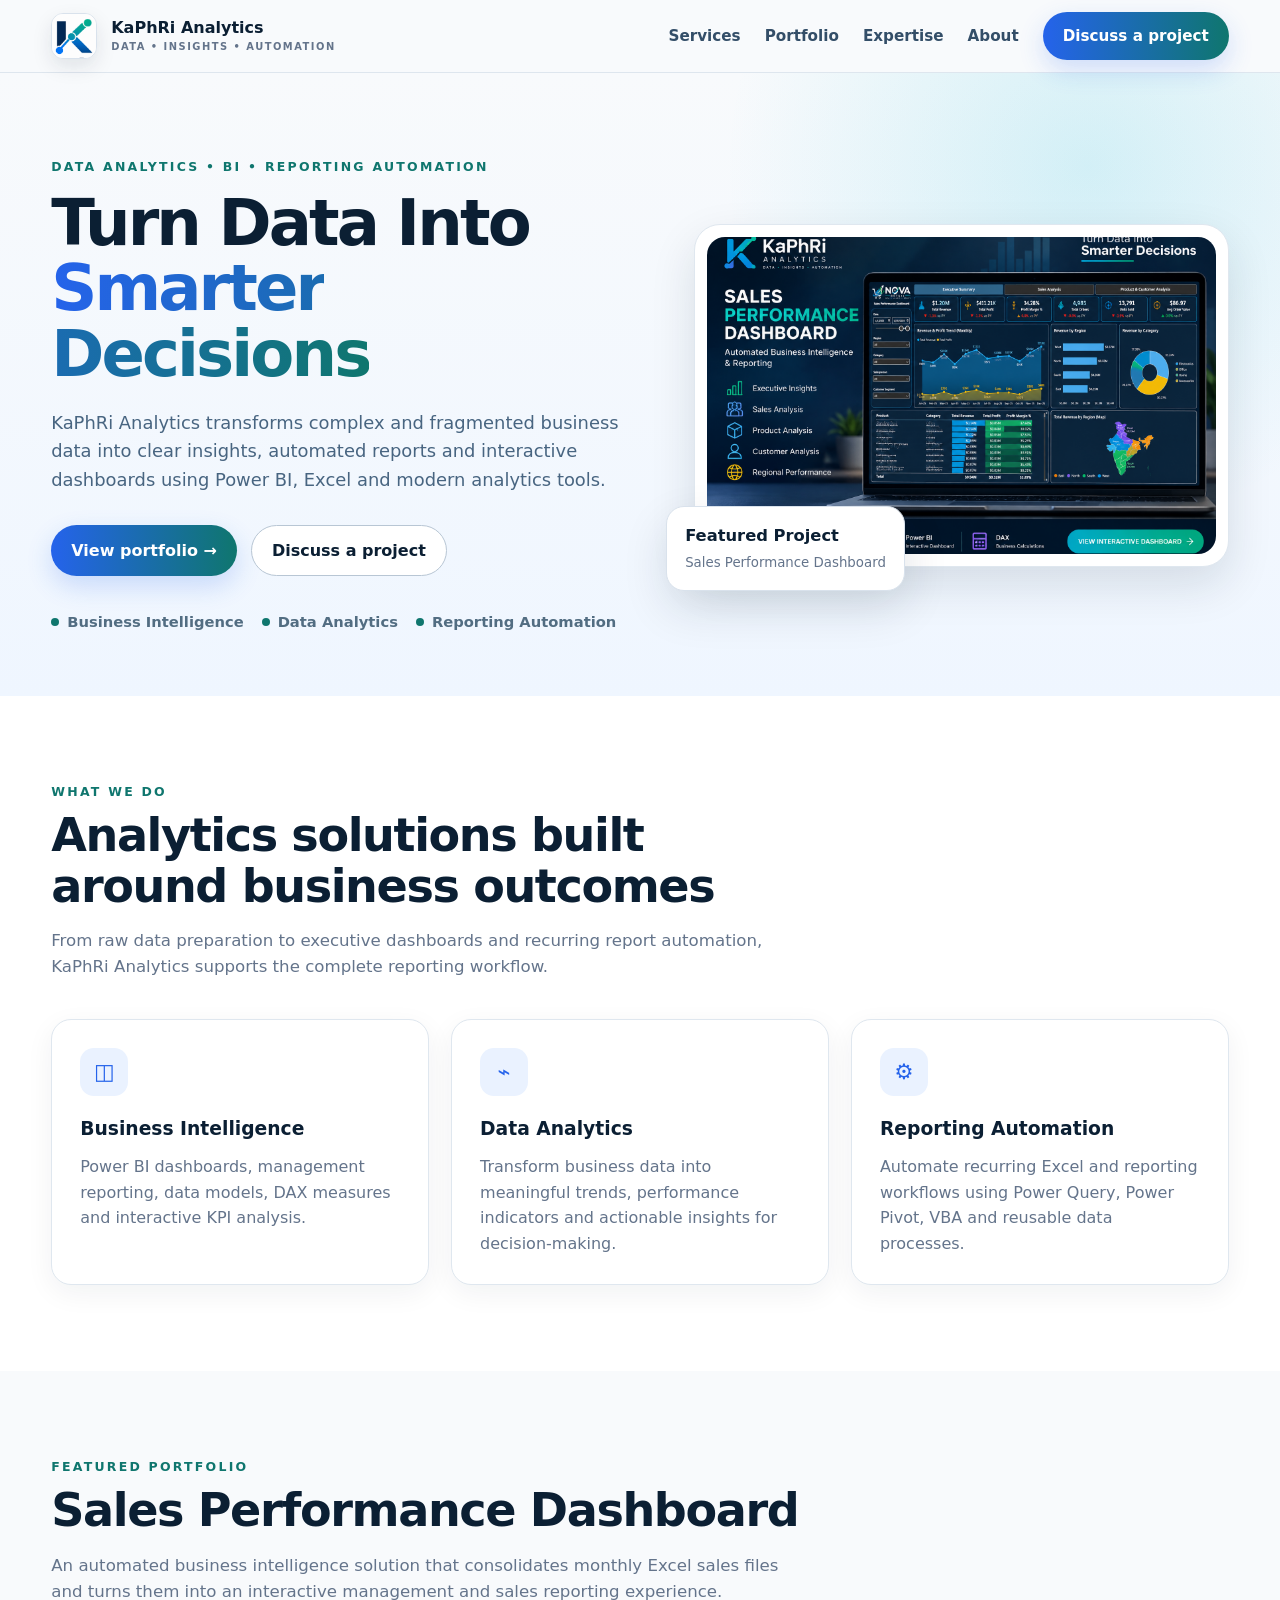
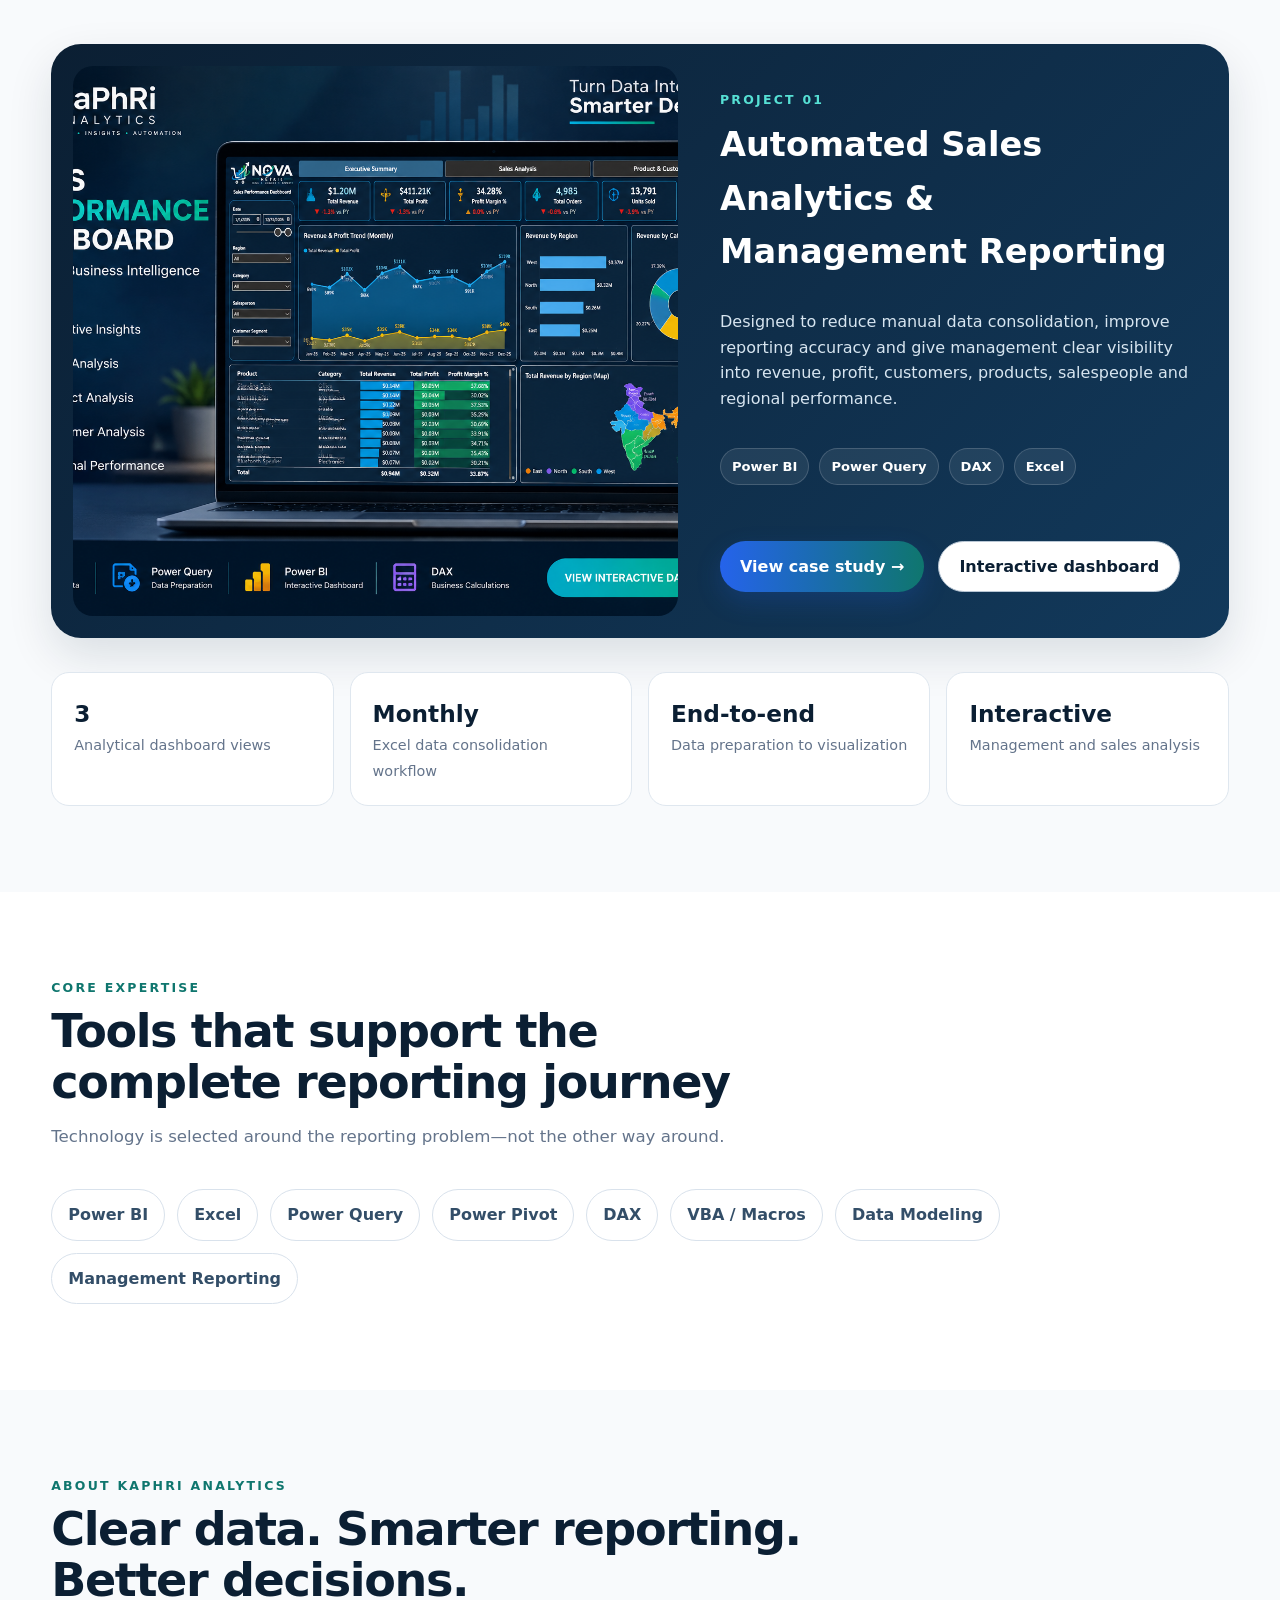
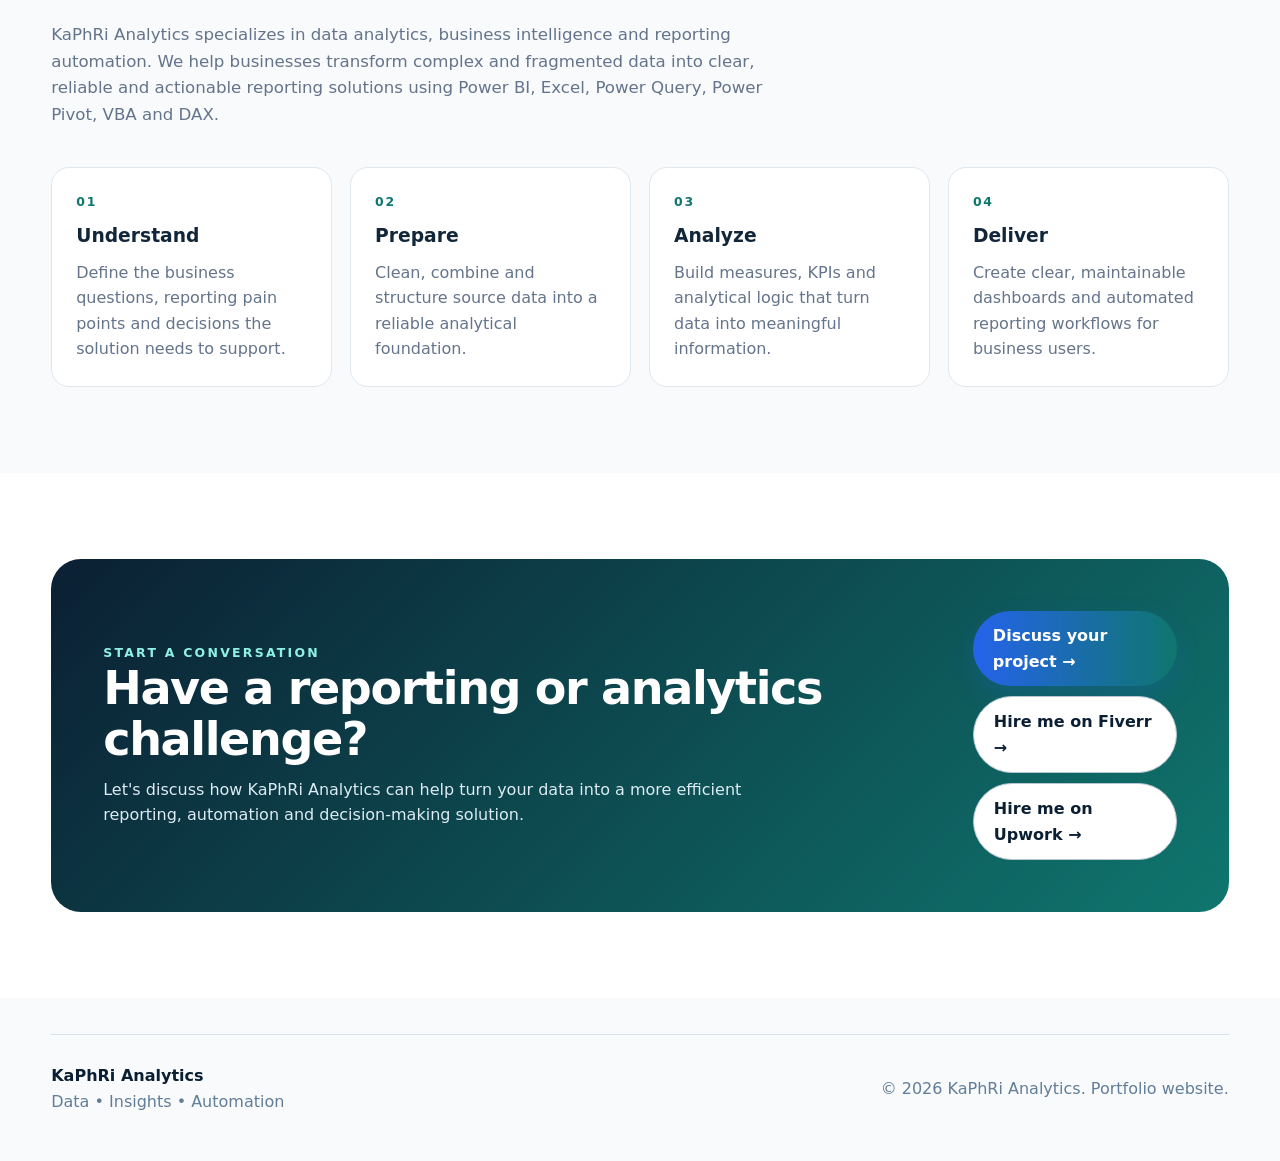
<file: index.html>
<!doctype html>
<html lang="en">
<head>
  <meta charset="utf-8" />
  <meta name="google-site-verification" content="JitlVTqjuvAZ_kAkauqIbHGK9GrYZhSeGsB0Oovsx30" />
  <meta name="viewport" content="width=device-width, initial-scale=1" />
  <title>KaPhRi Analytics | Data • Insights • Automation</title>
  <meta name="description" content="KaPhRi Analytics helps businesses transform data into actionable insights, automated reports and interactive dashboards using Power BI, Excel, Power Query, Power Pivot, VBA and DAX." />
  <link rel="stylesheet" href="styles.css" />
</head>
<body>
  <nav class="nav">
    <div class="container nav-inner">
      <a class="brand" href="#top" aria-label="KaPhRi Analytics home">
        <span class="brand-mark brand-logo"><img src="assets/logo-mark.png" alt="KaPhRi Analytics logo mark" /></span>
        <span class="brand-title">KaPhRi Analytics<small>DATA • INSIGHTS • AUTOMATION</small></span>
      </a>
      <div class="nav-links">
        <a href="#services">Services</a>
        <a href="#portfolio">Portfolio</a>
        <a href="#expertise">Expertise</a>
        <a href="#about">About</a>
        <a class="nav-cta" href="#contact">Discuss a project</a>
      </div>
    </div>
  </nav>

  <main id="top">
    <section class="hero">
      <div class="container hero-grid">
        <div>
          <div class="eyebrow">Data analytics • BI • reporting automation</div>
          <h1>Turn Data Into <span>Smarter Decisions</span></h1>
          <p>KaPhRi Analytics transforms complex and fragmented business data into clear insights, automated reports and interactive dashboards using Power BI, Excel and modern analytics tools.</p>
          <div class="hero-actions">
            <a class="btn-primary" href="#portfolio">View portfolio →</a>
            <a class="btn-secondary" href="#contact">Discuss a project</a>
          </div>
          <div class="trust-row">
            <span><i class="dot"></i> Business Intelligence</span>
            <span><i class="dot"></i> Data Analytics</span>
            <span><i class="dot"></i> Reporting Automation</span>
          </div>
        </div>
        <div class="hero-visual">
          <div class="hero-card"><img src="assets/project-cover.png" alt="Sales Performance Dashboard portfolio project" /></div>
          <div class="float-card"><strong>Featured Project</strong><small>Sales Performance Dashboard</small></div>
        </div>
      </div>
    </section>

    <section class="section alt" id="services">
      <div class="container">
        <div class="section-header">
          <div class="eyebrow">What we do</div>
          <h2>Analytics solutions built around business outcomes</h2>
          <p>From raw data preparation to executive dashboards and recurring report automation, KaPhRi Analytics supports the complete reporting workflow.</p>
        </div>
        <div class="cards">
          <article class="card"><div class="card-icon">◫</div><h3>Business Intelligence</h3><p>Power BI dashboards, management reporting, data models, DAX measures and interactive KPI analysis.</p></article>
          <article class="card"><div class="card-icon">⌁</div><h3>Data Analytics</h3><p>Transform business data into meaningful trends, performance indicators and actionable insights for decision-making.</p></article>
          <article class="card"><div class="card-icon">⚙</div><h3>Reporting Automation</h3><p>Automate recurring Excel and reporting workflows using Power Query, Power Pivot, VBA and reusable data processes.</p></article>
        </div>
      </div>
    </section>

    <section class="section" id="portfolio">
      <div class="container">
        <div class="section-header">
          <div class="eyebrow">Featured portfolio</div>
          <h2>Sales Performance Dashboard</h2>
          <p>An automated business intelligence solution that consolidates monthly Excel sales files and turns them into an interactive management and sales reporting experience.</p>
        </div>
        <div class="feature-project">
          <div><img src="assets/project-cover.png" alt="KaPhRi Analytics Sales Performance Dashboard cover" /></div>
          <div class="feature-copy">
            <div class="eyebrow">Project 01</div>
            <h3>Automated Sales Analytics & Management Reporting</h3>
            <p>Designed to reduce manual data consolidation, improve reporting accuracy and give management clear visibility into revenue, profit, customers, products, salespeople and regional performance.</p>
            <div class="tags"><span class="tag">Power BI</span><span class="tag">Power Query</span><span class="tag">DAX</span><span class="tag">Excel</span></div>
            <div class="hero-actions"><a class="btn-primary" href="project-sales-performance.html">View case study →</a><a class="btn-secondary" target="_blank" rel="noopener" href="https://app.powerbi.com/view?r=eyJrIjoiYWI3Y2IwZGUtZmM3NC00ZGI1LWI2NGYtMjZmM2FjNDhiZTBmIiwidCI6ImU0ZDZlM2M3LWM2NzMtNGUxMS1hOTYyLTMzMGZhODMxYTFhMCJ9">Interactive dashboard</a></div>
          </div>
        </div>
        <div class="stats">
          <div class="stat"><strong>3</strong><span>Analytical dashboard views</span></div>
          <div class="stat"><strong>Monthly</strong><span>Excel data consolidation workflow</span></div>
          <div class="stat"><strong>End-to-end</strong><span>Data preparation to visualization</span></div>
          <div class="stat"><strong>Interactive</strong><span>Management and sales analysis</span></div>
        </div>
      </div>
    </section>

    <section class="section alt" id="expertise">
      <div class="container">
        <div class="section-header"><div class="eyebrow">Core expertise</div><h2>Tools that support the complete reporting journey</h2><p>Technology is selected around the reporting problem—not the other way around.</p></div>
        <div class="tech-grid"><span class="tech-pill">Power BI</span><span class="tech-pill">Excel</span><span class="tech-pill">Power Query</span><span class="tech-pill">Power Pivot</span><span class="tech-pill">DAX</span><span class="tech-pill">VBA / Macros</span><span class="tech-pill">Data Modeling</span><span class="tech-pill">Management Reporting</span></div>
      </div>
    </section>

    <section class="section" id="about">
      <div class="container">
        <div class="section-header"><div class="eyebrow">About KaPhRi Analytics</div><h2>Clear data. Smarter reporting. Better decisions.</h2><p>KaPhRi Analytics specializes in data analytics, business intelligence and reporting automation. We help businesses transform complex and fragmented data into clear, reliable and actionable reporting solutions using Power BI, Excel, Power Query, Power Pivot, VBA and DAX.</p></div>
        <div class="process">
          <div class="step"><div class="step-num">01</div><h3>Understand</h3><p>Define the business questions, reporting pain points and decisions the solution needs to support.</p></div>
          <div class="step"><div class="step-num">02</div><h3>Prepare</h3><p>Clean, combine and structure source data into a reliable analytical foundation.</p></div>
          <div class="step"><div class="step-num">03</div><h3>Analyze</h3><p>Build measures, KPIs and analytical logic that turn data into meaningful information.</p></div>
          <div class="step"><div class="step-num">04</div><h3>Deliver</h3><p>Create clear, maintainable dashboards and automated reporting workflows for business users.</p></div>
        </div>
      </div>
    </section>

    <section class="section alt" id="contact">
      <div class="container">
        <div class="contact-box">
          <div><div class="eyebrow" style="color:#8FF1E6">Start a conversation</div><h2>Have a reporting or analytics challenge?</h2><p>Let's discuss how KaPhRi Analytics can help turn your data into a more efficient reporting, automation and decision-making solution.</p></div>
          <div class="contact-actions"><a class="btn-primary" href="mailto:kaphrianalytics@gmail.com?subject=Project%20enquiry%20-%20KaPhRi%20Analytics">Discuss your project →</a><a class="btn-secondary" href="https://www.fiverr.com/kaphrianalytics?public_mode=true" target="_blank" rel="noopener noreferrer">Hire me on Fiverr →</a><a class="btn-secondary" href="https://www.upwork.com/freelancers/~018d577a882597c5ee?viewMode=1" target="_blank" rel="noopener noreferrer">Hire me on Upwork →</a></div>
        </div>
      </div>
    </section>
  </main>

  <footer class="footer"><div class="container footer-inner"><div><strong>KaPhRi Analytics</strong><br><span>Data • Insights • Automation</span></div><div>© 2026 KaPhRi Analytics. Portfolio website.</div></div></footer>
</body>
</html>
</file>
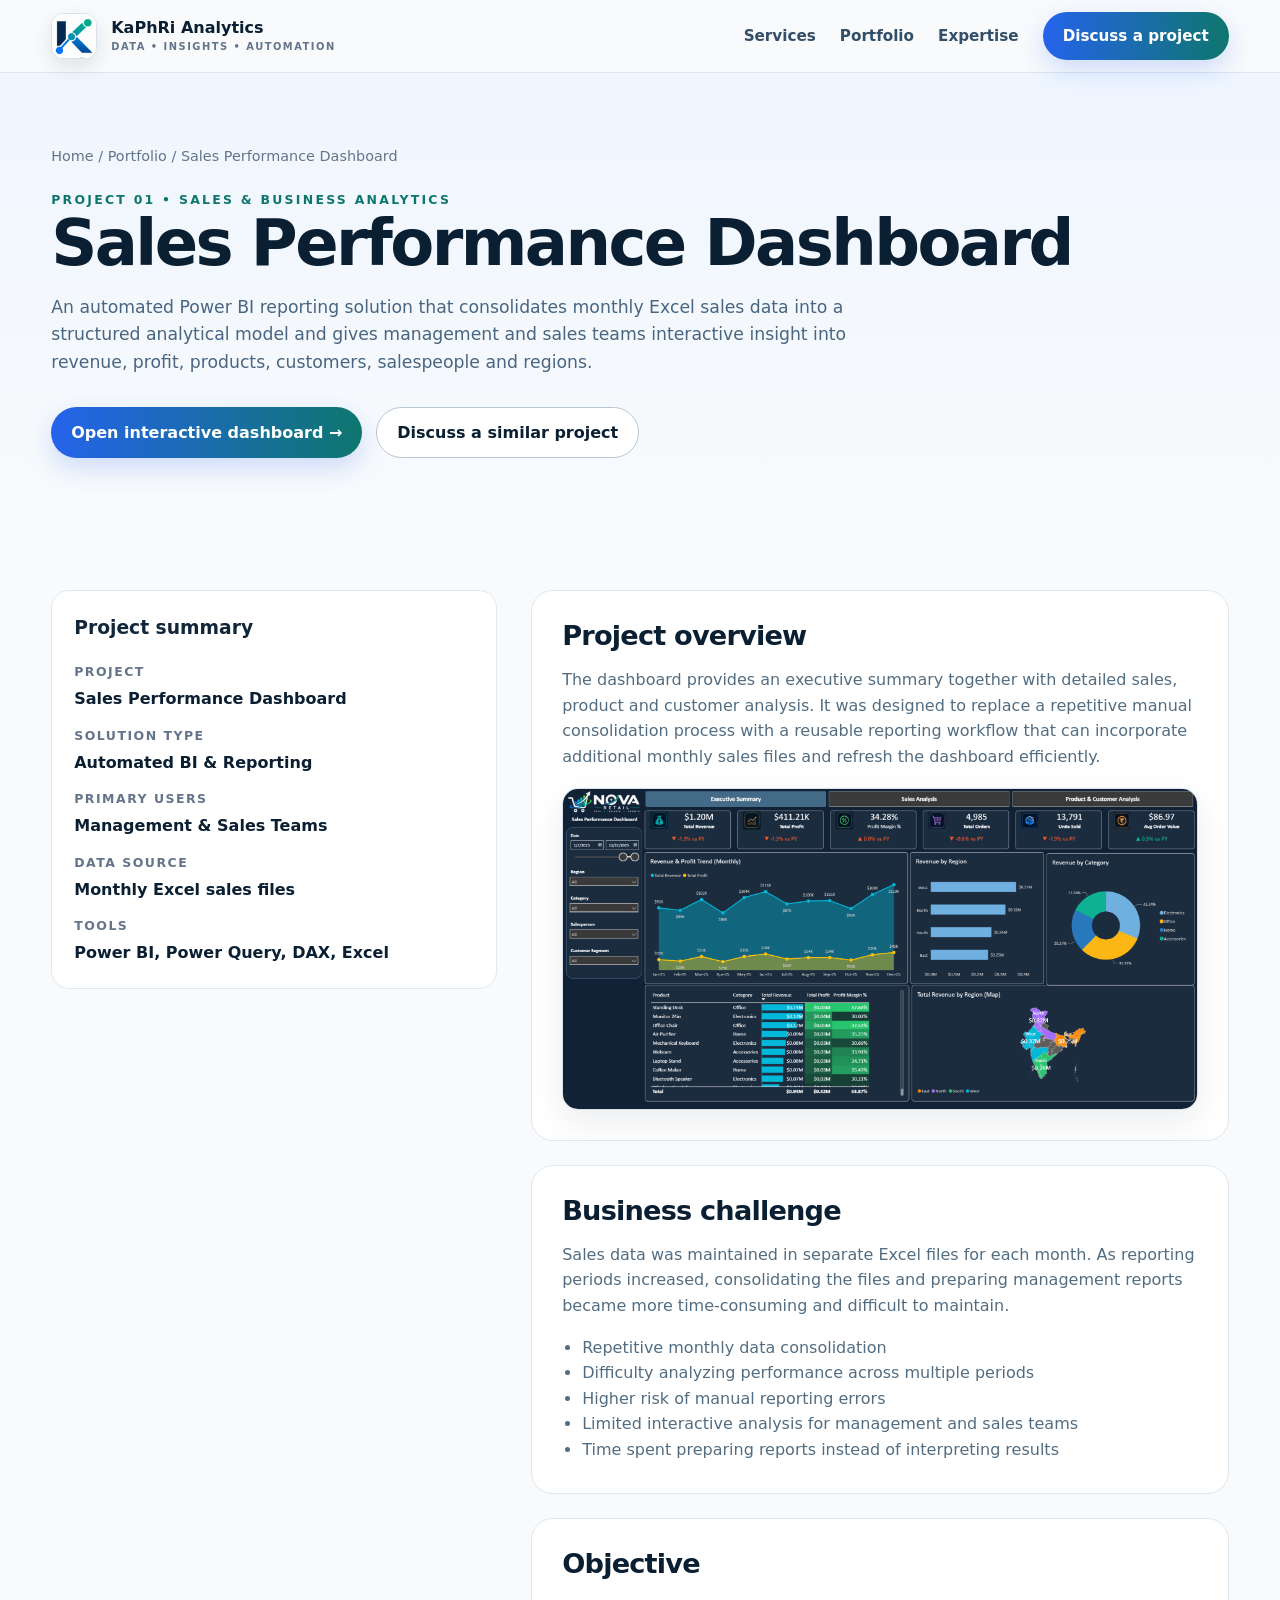
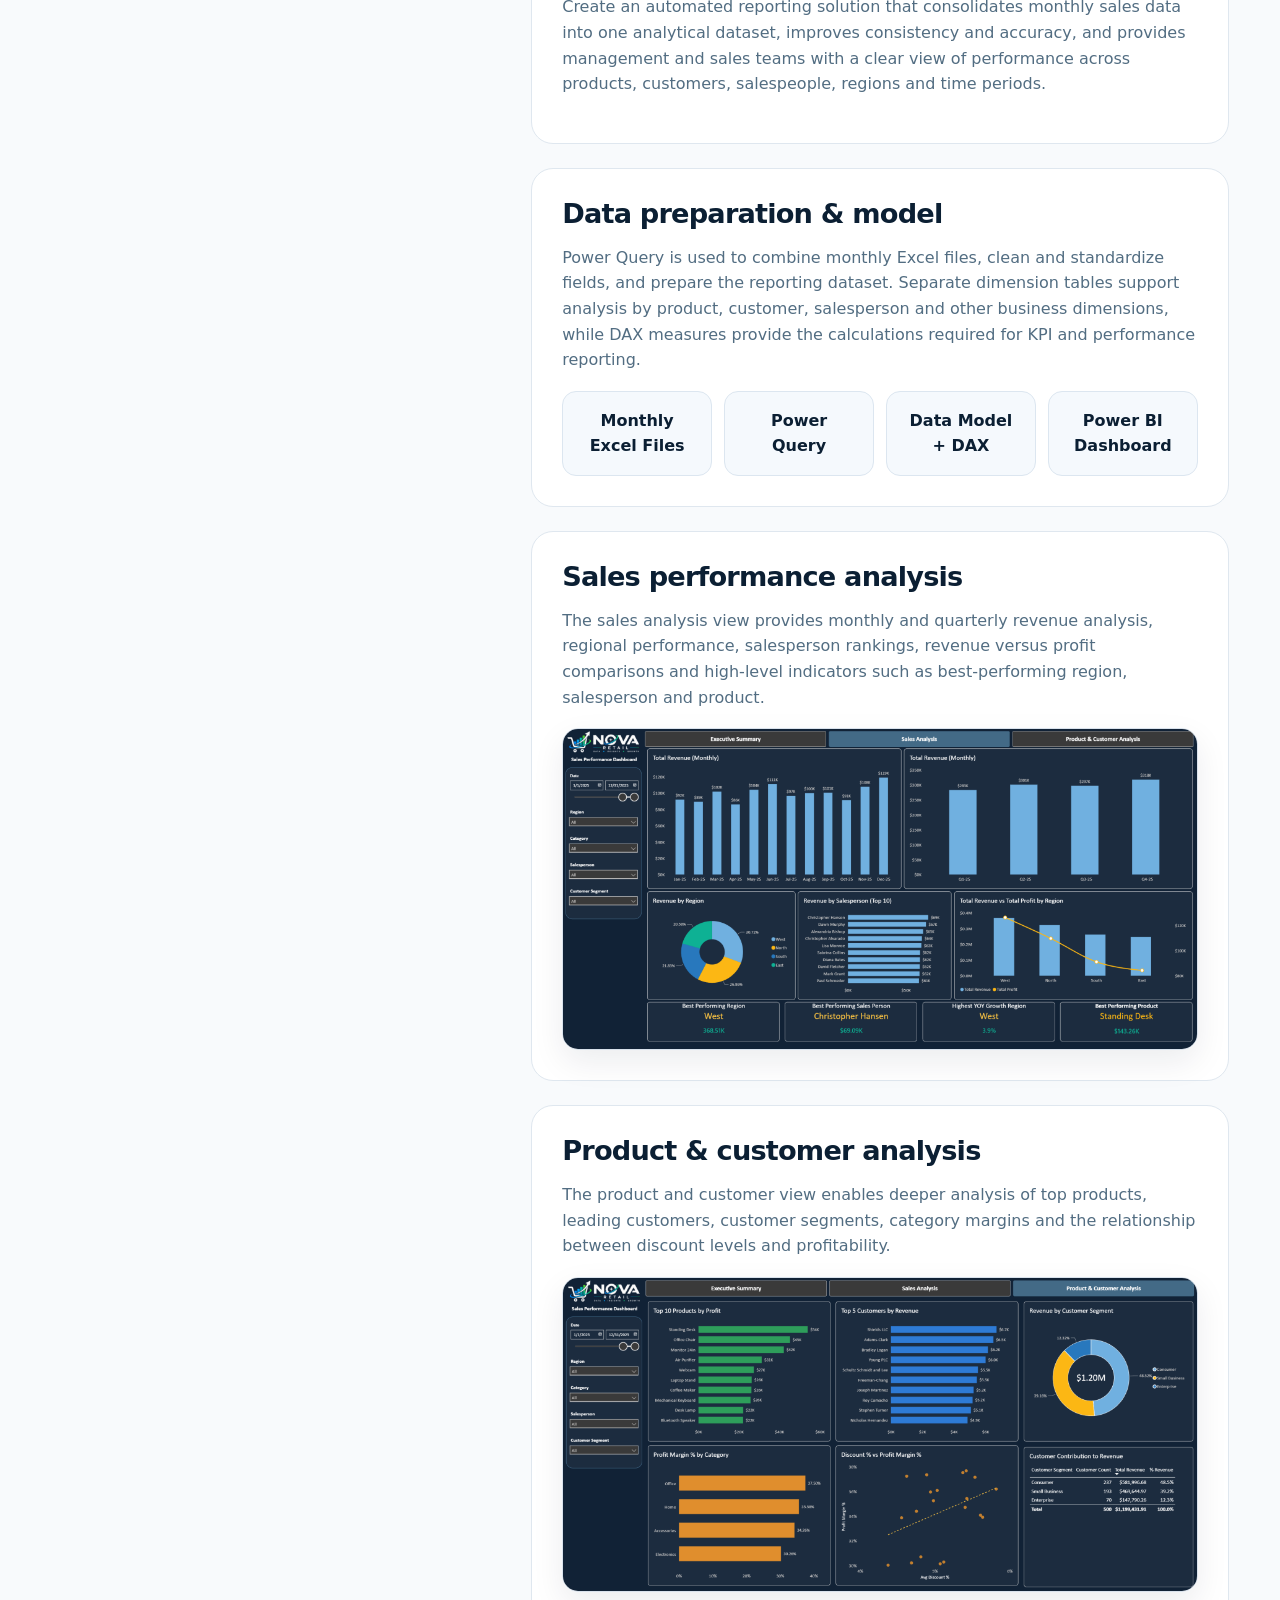
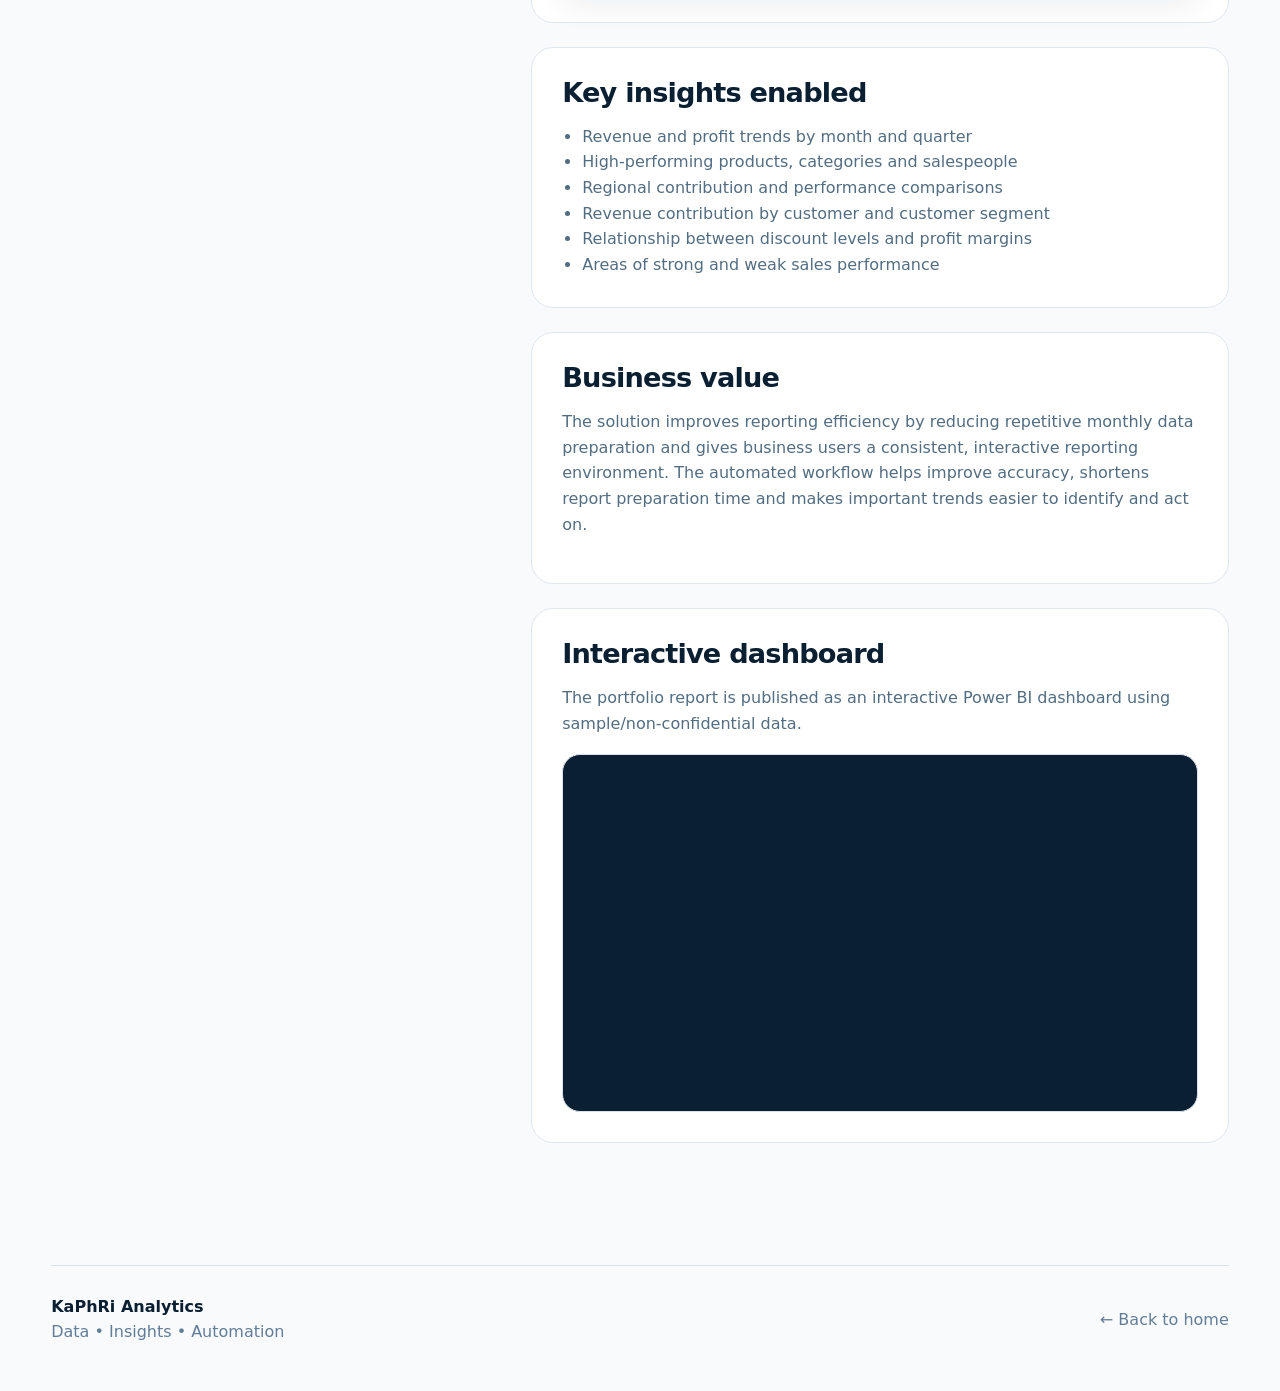
<file: project-sales-performance.html>
<!doctype html>
<html lang="en">
<head>
  <meta charset="utf-8" />
  <meta name="viewport" content="width=device-width, initial-scale=1" />
  <title>Sales Performance Dashboard | KaPhRi Analytics</title>
  <meta name="description" content="KaPhRi Analytics portfolio case study: automated Sales Performance Dashboard using Power BI, Power Query, DAX and Excel." />
  <link rel="stylesheet" href="styles.css" />
</head>
<body>
  <nav class="nav"><div class="container nav-inner"><a class="brand" href="index.html"><span class="brand-mark brand-logo"><img src="assets/logo-mark.png" alt="KaPhRi Analytics logo mark" /></span><span class="brand-title">KaPhRi Analytics<small>DATA • INSIGHTS • AUTOMATION</small></span></a><div class="nav-links"><a href="index.html#services">Services</a><a href="index.html#portfolio">Portfolio</a><a href="index.html#expertise">Expertise</a><a class="nav-cta" href="index.html#contact">Discuss a project</a></div></div></nav>

  <header class="project-hero">
    <div class="container">
      <div class="breadcrumb"><a href="index.html">Home</a> / Portfolio / Sales Performance Dashboard</div>
      <div class="eyebrow">Project 01 • Sales & Business Analytics</div>
      <h1>Sales Performance Dashboard</h1>
      <p>An automated Power BI reporting solution that consolidates monthly Excel sales data into a structured analytical model and gives management and sales teams interactive insight into revenue, profit, products, customers, salespeople and regions.</p>
      <div class="hero-actions"><a class="btn-primary" target="_blank" rel="noopener" href="https://app.powerbi.com/view?r=eyJrIjoiYWI3Y2IwZGUtZmM3NC00ZGI1LWI2NGYtMjZmM2FjNDhiZTBmIiwidCI6ImU0ZDZlM2M3LWM2NzMtNGUxMS1hOTYyLTMzMGZhODMxYTFhMCJ9">Open interactive dashboard →</a><a class="btn-secondary" href="index.html#contact">Discuss a similar project</a></div>
    </div>
  </header>

  <main class="section">
    <div class="container case-grid">
      <aside class="sidebar">
        <div class="sidebar-box">
          <h3>Project summary</h3>
          <dl>
            <dt>Project</dt><dd>Sales Performance Dashboard</dd>
            <dt>Solution type</dt><dd>Automated BI & Reporting</dd>
            <dt>Primary users</dt><dd>Management & Sales Teams</dd>
            <dt>Data source</dt><dd>Monthly Excel sales files</dd>
            <dt>Tools</dt><dd>Power BI, Power Query, DAX, Excel</dd>
          </dl>
        </div>
      </aside>

      <div class="case-content">
        <section class="case-section"><h2>Project overview</h2><p>The dashboard provides an executive summary together with detailed sales, product and customer analysis. It was designed to replace a repetitive manual consolidation process with a reusable reporting workflow that can incorporate additional monthly sales files and refresh the dashboard efficiently.</p><img class="shot" src="assets/executive-summary.png" alt="Executive Summary dashboard screenshot" /></section>

        <section class="case-section"><h2>Business challenge</h2><p>Sales data was maintained in separate Excel files for each month. As reporting periods increased, consolidating the files and preparing management reports became more time-consuming and difficult to maintain.</p><ul><li>Repetitive monthly data consolidation</li><li>Difficulty analyzing performance across multiple periods</li><li>Higher risk of manual reporting errors</li><li>Limited interactive analysis for management and sales teams</li><li>Time spent preparing reports instead of interpreting results</li></ul></section>

        <section class="case-section"><h2>Objective</h2><p>Create an automated reporting solution that consolidates monthly sales data into one analytical dataset, improves consistency and accuracy, and provides management and sales teams with a clear view of performance across products, customers, salespeople, regions and time periods.</p></section>

        <section class="case-section"><h2>Data preparation & model</h2><p>Power Query is used to combine monthly Excel files, clean and standardize fields, and prepare the reporting dataset. Separate dimension tables support analysis by product, customer, salesperson and other business dimensions, while DAX measures provide the calculations required for KPI and performance reporting.</p><div class="workflow"><div>Monthly Excel Files</div><div>Power Query</div><div>Data Model + DAX</div><div>Power BI Dashboard</div></div></section>

        <section class="case-section"><h2>Sales performance analysis</h2><p>The sales analysis view provides monthly and quarterly revenue analysis, regional performance, salesperson rankings, revenue versus profit comparisons and high-level indicators such as best-performing region, salesperson and product.</p><img class="shot" src="assets/sales-analysis.png" alt="Sales Analysis dashboard screenshot" /></section>

        <section class="case-section"><h2>Product & customer analysis</h2><p>The product and customer view enables deeper analysis of top products, leading customers, customer segments, category margins and the relationship between discount levels and profitability.</p><img class="shot" src="assets/product-customer-analysis.png" alt="Product and Customer Analysis dashboard screenshot" /></section>

        <section class="case-section"><h2>Key insights enabled</h2><ul><li>Revenue and profit trends by month and quarter</li><li>High-performing products, categories and salespeople</li><li>Regional contribution and performance comparisons</li><li>Revenue contribution by customer and customer segment</li><li>Relationship between discount levels and profit margins</li><li>Areas of strong and weak sales performance</li></ul></section>

        <section class="case-section"><h2>Business value</h2><p>The solution improves reporting efficiency by reducing repetitive monthly data preparation and gives business users a consistent, interactive reporting environment. The automated workflow helps improve accuracy, shortens report preparation time and makes important trends easier to identify and act on.</p></section>

        <section class="case-section"><h2>Interactive dashboard</h2><p>The portfolio report is published as an interactive Power BI dashboard using sample/non-confidential data.</p><div class="embed-wrap"><iframe title="Sales Performance Dashboard" src="https://app.powerbi.com/view?r=eyJrIjoiYWI3Y2IwZGUtZmM3NC00ZGI1LWI2NGYtMjZmM2FjNDhiZTBmIiwidCI6ImU0ZDZlM2M3LWM2NzMtNGUxMS1hOTYyLTMzMGZhODMxYTFhMCJ9" allowfullscreen="true"></iframe></div></section>
      </div>
    </div>
  </main>

  <footer class="footer"><div class="container footer-inner"><div><strong>KaPhRi Analytics</strong><br><span>Data • Insights • Automation</span></div><div><a href="index.html">← Back to home</a></div></div></footer>
</body>
</html>
</file>
<file: styles.css>
:root{
  --navy:#0B1F33;
  --navy-2:#102A43;
  --blue:#2563EB;
  --teal:#0F766E;
  --cyan:#06B6D4;
  --bg:#F8FAFC;
  --card:#FFFFFF;
  --text:#12263A;
  --muted:#64748B;
  --line:#D9E2EC;
  --shadow:0 18px 45px rgba(11,31,51,.12);
  --radius:20px;
}
*{box-sizing:border-box}
html{scroll-behavior:smooth}
body{margin:0;font-family:Inter,ui-sans-serif,system-ui,-apple-system,BlinkMacSystemFont,"Segoe UI",sans-serif;color:var(--text);background:var(--bg);line-height:1.6}
a{color:inherit;text-decoration:none}
img{max-width:100%;display:block}
.container{width:min(1180px,92vw);margin:0 auto}
.eyebrow{font-size:.78rem;letter-spacing:.18em;text-transform:uppercase;font-weight:800;color:var(--teal)}
.nav{position:sticky;top:0;z-index:50;background:rgba(248,250,252,.9);backdrop-filter:blur(16px);border-bottom:1px solid rgba(217,226,236,.8)}
.nav-inner{display:flex;align-items:center;justify-content:space-between;min-height:72px;gap:28px}
.brand{display:flex;align-items:center;gap:14px;font-weight:900;color:var(--navy)}
.brand-mark{width:46px;height:46px;border-radius:12px;display:grid;place-items:center;overflow:hidden;background:white;border:1px solid #D9E2EC;box-shadow:0 8px 20px rgba(11,31,51,.10)}
.brand-logo img{width:100%;height:100%;object-fit:cover;display:block}
.brand-title{display:flex;flex-direction:column;line-height:1.05}
.brand-title small{margin-top:5px;color:var(--muted);letter-spacing:.15em;font-size:.62rem;font-weight:700}
.nav-links{display:flex;align-items:center;gap:24px;font-size:.95rem;font-weight:700;color:#334E68}
.nav-cta,.btn-primary,.btn-secondary{display:inline-flex;align-items:center;justify-content:center;gap:10px;border-radius:999px;font-weight:800;transition:.2s ease}
.nav-cta,.btn-primary{background:linear-gradient(90deg,var(--blue),var(--teal));color:white;padding:12px 20px;box-shadow:0 10px 26px rgba(37,99,235,.2)}
.btn-secondary{border:1px solid #B8C6D4;background:white;padding:12px 20px;color:var(--navy)}
.nav-cta:hover,.btn-primary:hover{transform:translateY(-1px);box-shadow:0 14px 30px rgba(37,99,235,.27)}
.btn-secondary:hover{border-color:var(--blue);color:var(--blue)}
.hero{padding:84px 0 62px;background:radial-gradient(circle at 85% 15%,rgba(6,182,212,.15),transparent 30%),linear-gradient(180deg,#F8FAFC 0%,#EFF6FF 100%)}
.hero-grid{display:grid;grid-template-columns:1.05fr .95fr;gap:52px;align-items:center}
.hero h1{font-size:clamp(2.65rem,5vw,4.9rem);line-height:1.02;margin:14px 0 22px;color:var(--navy);letter-spacing:-.045em}
.hero h1 span{background:linear-gradient(90deg,var(--blue),var(--teal));-webkit-background-clip:text;background-clip:text;color:transparent}
.hero p{font-size:1.12rem;color:#486581;max-width:680px}
.hero-actions{display:flex;gap:14px;flex-wrap:wrap;margin-top:30px}
.trust-row{display:flex;gap:18px;flex-wrap:wrap;margin-top:34px;color:#526D82;font-size:.92rem;font-weight:700}
.trust-row span{display:flex;align-items:center;gap:8px}
.dot{width:8px;height:8px;border-radius:50%;background:var(--teal)}
.hero-visual{position:relative}
.hero-card{background:white;padding:12px;border-radius:26px;box-shadow:var(--shadow);border:1px solid #DFE7EF}
.hero-card img{border-radius:18px;aspect-ratio:16/10;object-fit:cover}
.float-card{position:absolute;left:-28px;bottom:-24px;background:white;border:1px solid #D9E2EC;box-shadow:var(--shadow);border-radius:18px;padding:16px 18px;min-width:220px}
.float-card strong{display:block;color:var(--navy);font-size:1.02rem}.float-card small{color:var(--muted)}
.section{padding:86px 0}
.section.alt{background:white}
.section-header{max-width:760px;margin-bottom:38px}
.section h2{font-size:clamp(2rem,3.6vw,3.25rem);line-height:1.1;margin:8px 0 16px;color:var(--navy);letter-spacing:-.03em}
.section-header p{color:var(--muted);font-size:1.04rem}
.cards{display:grid;grid-template-columns:repeat(3,1fr);gap:22px}
.card{background:white;border:1px solid #DFE7EF;border-radius:var(--radius);padding:28px;box-shadow:0 8px 28px rgba(11,31,51,.06)}
.card-icon{width:48px;height:48px;border-radius:14px;background:#EAF2FF;color:var(--blue);display:grid;place-items:center;font-size:1.35rem;margin-bottom:18px}
.card h3{margin:0 0 10px;color:var(--navy)}
.card p{margin:0;color:var(--muted)}
.feature-project{display:grid;grid-template-columns:1.1fr .9fr;gap:34px;align-items:stretch;background:linear-gradient(135deg,#0B1F33,#12395B);border-radius:30px;padding:22px;color:white;box-shadow:var(--shadow)}
.feature-project img{height:100%;object-fit:cover;border-radius:20px}
.feature-copy{padding:24px 18px 24px 8px;display:flex;flex-direction:column;justify-content:center}
.feature-copy .eyebrow{color:#56E0D4}.feature-copy h3{font-size:2.1rem;margin:8px 0 14px}.feature-copy p{color:#D7E5F0}
.tags{display:flex;gap:10px;flex-wrap:wrap;margin:20px 0 26px}.tag{background:rgba(255,255,255,.08);border:1px solid rgba(255,255,255,.16);border-radius:999px;padding:7px 11px;font-size:.82rem;font-weight:700}
.stats{display:grid;grid-template-columns:repeat(4,1fr);gap:16px;margin-top:34px}.stat{background:white;border:1px solid #DFE7EF;border-radius:18px;padding:22px}.stat strong{display:block;font-size:1.45rem;color:var(--navy)}.stat span{color:var(--muted);font-size:.9rem}
.tech-grid{display:flex;flex-wrap:wrap;gap:12px}.tech-pill{padding:12px 16px;border-radius:999px;background:white;border:1px solid #D9E2EC;font-weight:800;color:#334E68}
.process{display:grid;grid-template-columns:repeat(4,1fr);gap:18px}.step{position:relative;background:white;border:1px solid #DFE7EF;border-radius:18px;padding:24px}.step-num{font-size:.78rem;letter-spacing:.14em;color:var(--teal);font-weight:900}.step h3{margin:9px 0}.step p{color:var(--muted);margin:0}
.contact-box{background:linear-gradient(135deg,#0B1F33,#0F766E);color:white;border-radius:30px;padding:52px;display:flex;justify-content:space-between;gap:32px;align-items:center}.contact-box h2{color:white;margin:0 0 12px}.contact-box p{margin:0;color:#DCEBF4;max-width:700px}
.footer{padding:36px 0 46px;color:#627D98}.footer-inner{display:flex;justify-content:space-between;gap:20px;align-items:center;border-top:1px solid #D9E2EC;padding-top:28px}.footer strong{color:var(--navy)}
.project-hero{padding:72px 0 46px;background:linear-gradient(180deg,#EFF6FF,#F8FAFC)}
.breadcrumb{font-size:.9rem;color:var(--muted);margin-bottom:22px}.project-hero h1{font-size:clamp(2.6rem,5vw,4.4rem);line-height:1.04;color:var(--navy);margin:0 0 16px;letter-spacing:-.04em}.project-hero p{font-size:1.08rem;color:#486581;max-width:840px}
.case-grid{display:grid;grid-template-columns:.78fr 1.22fr;gap:34px}.sidebar{position:sticky;top:100px;align-self:start}.sidebar-box{background:white;border:1px solid #DFE7EF;border-radius:18px;padding:22px}.sidebar-box h3{margin-top:0}.sidebar-box dl{margin:0}.sidebar-box dt{font-size:.78rem;text-transform:uppercase;letter-spacing:.12em;color:var(--muted);font-weight:800;margin-top:14px}.sidebar-box dd{margin:4px 0 0;color:var(--navy);font-weight:700}
.case-content{display:grid;gap:24px}.case-section{background:white;border:1px solid #DFE7EF;border-radius:22px;padding:30px}.case-section h2{font-size:1.7rem;margin:0 0 14px}.case-section p,.case-section li{color:#526D82}.case-section ul{padding-left:20px;margin-bottom:0}.shot{margin-top:18px;border-radius:16px;border:1px solid #D9E2EC;box-shadow:0 12px 32px rgba(11,31,51,.08)}
.workflow{display:grid;grid-template-columns:repeat(4,1fr);gap:12px;margin-top:18px}.workflow div{padding:16px;border-radius:14px;background:#F5F9FD;border:1px solid #DCE6F0;text-align:center;font-weight:800;color:var(--navy)}
.embed-wrap{aspect-ratio:16/9;border:1px solid #D9E2EC;border-radius:18px;overflow:hidden;background:#0B1F33;margin-top:18px}.embed-wrap iframe{width:100%;height:100%;border:0}
.mobile-menu{display:none}
@media (max-width:900px){.hero-grid,.feature-project,.case-grid{grid-template-columns:1fr}.cards,.stats,.process{grid-template-columns:repeat(2,1fr)}.hero{padding-top:56px}.nav-links{display:none}.mobile-menu{display:block}.float-card{position:static;margin-top:12px}.sidebar{position:static}.contact-box{flex-direction:column;align-items:flex-start}.workflow{grid-template-columns:repeat(2,1fr)}}
@media (max-width:620px){.cards,.stats,.process,.workflow{grid-template-columns:1fr}.hero h1{font-size:2.65rem}.section{padding:64px 0}.contact-box{padding:32px 24px}.feature-project{padding:14px}.feature-copy{padding:18px 8px}.footer-inner{flex-direction:column;align-items:flex-start}.nav-inner{min-height:64px}.brand-title small{display:none}}

.contact-actions{display:flex;flex-direction:column;gap:10px;align-items:flex-start}.contact-email{color:#DCEBF4;font-weight:700;font-size:.92rem}.contact-email:hover{color:white;text-decoration:underline}
</file>
